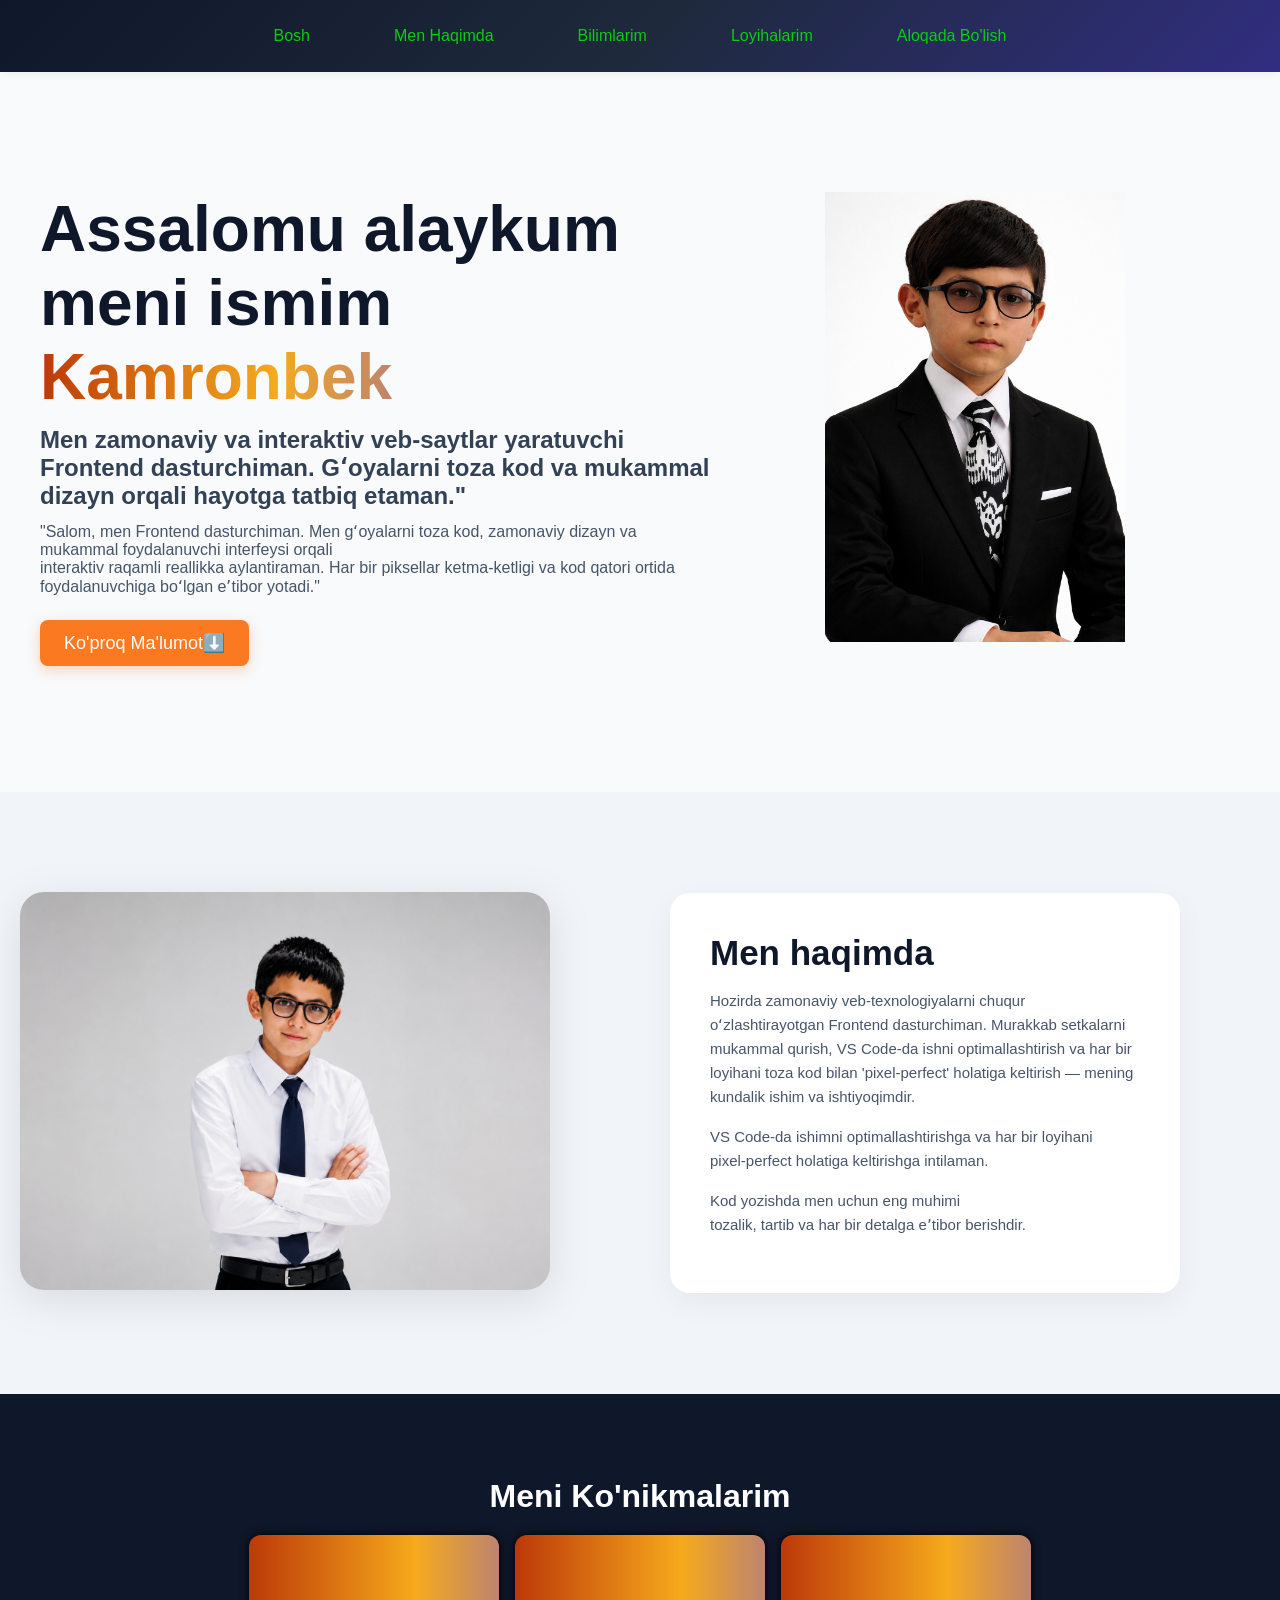
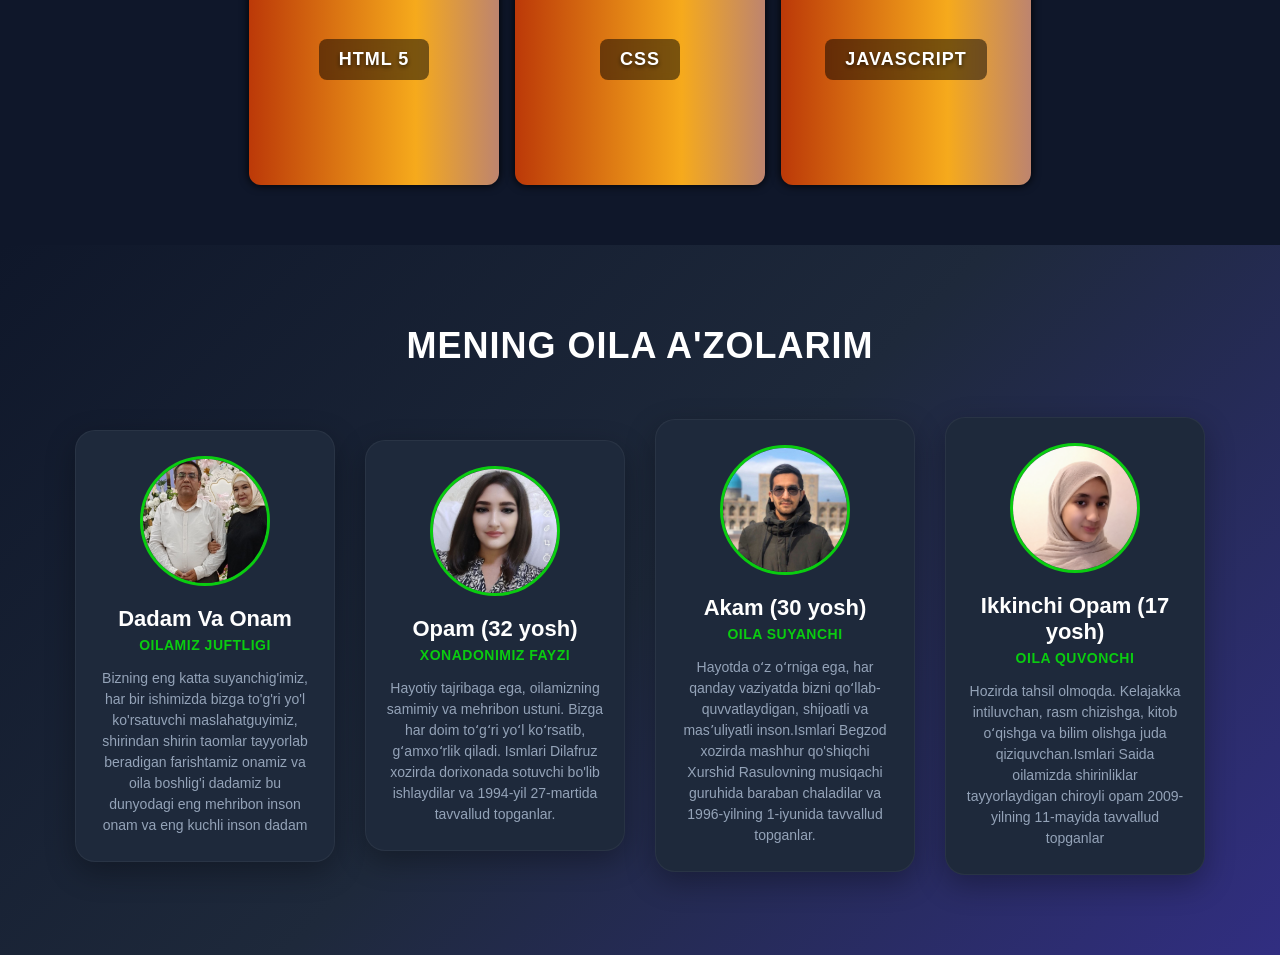
<file: index.html>
<!DOCTYPE html>
<html lang="en">

<head>
    <meta charset="UTF-8">
    <meta name="viewport" content="width=device-width, initial-scale=1.0">
    <title>Portfolio</title>
    <link rel="stylesheet" href="style.css">
</head>

<body>
    <header>
        <nav>
            <ul class="nav-list">
                <li><a class="nav-link" href="#hero">Bosh</a></li>
                <li><a class="nav-link" href="#about">Men Haqimda</a></li>
                <li><a class="nav-link" href="#skills">Bilimlarim</a></li>
                <li><a class="nav-link" href="loyihalarim.html">Loyihalarim</a></li>
                <li><a class="nav-link" href="./contact.html">Aloqada Bo'lish</a></li>
            </ul>
        </nav>
    </header>
    <main>
        <section id="hero" class="hero">
            <div class="container">
                <div class="hero-content">
                    <div class="hero-left">
                        <h1>Assalomu alaykum meni ismim <br> <span>Kamronbek</span></h1>
                        <h2>Men zamonaviy va interaktiv veb-saytlar yaratuvchi Frontend dasturchiman. Gʻoyalarni toza kod va mukammal dizayn orqali hayotga tatbiq etaman."</h2>
                        <p>"Salom, men Frontend dasturchiman. Men gʻoyalarni toza kod, zamonaviy dizayn va mukammal foydalanuvchi interfeysi orqali <br> interaktiv raqamli reallikka aylantiraman. Har bir piksellar ketma-ketligi va kod qatori ortida foydalanuvchiga boʻlgan eʼtibor yotadi."
                        </p>
                        <a href="#about">Ko'proq Ma'lumot⬇️</a>
                    </div>
                    <div class="hero-right">
                        <img src="./images/me.png" alt="">
                    </div>
                </div>
        </section>
        <section id="about" class="about">
            <div class="about-content">
                <div class="about-left">
                    <img src="./images/me2.png" alt="About-chief">
                </div>
                <div class="about-right">
                    <h2>Men haqimda</h2>
                    <p>
                        Hozirda zamonaviy veb-texnologiyalarni chuqur oʻzlashtirayotgan Frontend dasturchiman. Murakkab setkalarni mukammal qurish, VS Code-da ishni optimallashtirish va har bir loyihani toza kod bilan 'pixel-perfect' holatiga keltirish — mening kundalik ishim va ishtiyoqimdir.
                    <p>
                        VS Code-da ishimni optimallashtirishga va har bir loyihani <br> pixel-perfect holatiga
                        keltirishga
                        intilaman.
                    </p>
                    <p>
                        Kod yozishda men uchun eng muhimi <br> tozalik, tartib va har bir detalga eʼtibor berishdir.
                    </p>
                </div>
            </div>
        </section>
        <section id="skills" class="skills">
            <h2 class="skills-title">Meni Ko'nikmalarim</h2>
            <div class="skill-flex">
                <div class="skill-cards">
                    <div class="inner">
                        <div class="oldi">
                            <h2>HTML 5</h2>
                        </div>
                        <div class="orqa">
                            <p>Veb-sahifalarning "skeleti" va strukturasini yaratish. Toza, zamonaviy va mukammal
                                (pixel-perfect) loyihalar uchun barcha turdagi semantik teglardan (header, section,
                                article) unumli foydalanish.</p>
                        </div>
                    </div>
                </div>
                <div class="skill-cards css">
            <div class="inner">
                <div class="oldi css"><h2>CSS</h2></div>
                <div class="orqa"><p>Veb-saytlarga jon bag‘ishlash: murakkab 3D va 2D transformatsiyalar, animatsiyalar, moslashuvchan dizayn (Media Queries) va toza, strukturani buzmaydigan stillar yozish.</p></div>
            </div>
         </div>
         <div class="skill-cards js">
            <div class="inner">
                <div class="oldi"><h2>JAVASCRIPT</h2></div>
                <div class="orqa"><p>Sayt interaktivligi va funksionalligini ta'minlash. Hodisalarni (events) boshqarish, dinamik elementlar yaratish va toza, tushunarli JS kod yozish ko‘nikmasi.</p></div>
            </div>
         </div>
            </div>
        </section>

        <section class="projects">
          <div class="project-cards">
            <div class="project-card">

            </div>
          </div>
        </div>

        </section>
        <section id="family" class="family-section">
            <h2 class="family-title">Mening Oila A'zolarim</h2>
            <div class="family-container">
                
                <div class="family-card">
                    <div class="family-img-box">
                        <img src="./images/ota-onam.png" alt="Dadam">
                    </div>
                    <div class="family-info">
                        <h3>Dadam Va Onam</h3>
                        <p class="role">Oilamiz juftligi</p>
                        <p class="desc">Bizning eng katta suyanchig'imiz, har bir ishimizda bizga to'g'ri yo'l ko'rsatuvchi maslahatguyimiz, shirindan shirin taomlar tayyorlab beradigan farishtamiz onamiz va oila boshlig'i dadamiz bu dunyodagi eng mehribon inson onam va eng kuchli inson dadam</p>
                    </div>
                </div>

                <div class="family-card">
                    <div class="family-img-box">
                        <img src="./images/Opam.png" alt="Onam">
                    </div>
                    <div class="family-info">
                        <h3>Opam (32 yosh)</h3>
                        <p class="role">Xonadonimiz fayzi</p>
                        <p class="desc">Hayotiy tajribaga ega, oilamizning samimiy va mehribon ustuni. Bizga har doim toʻgʻri yoʻl koʻrsatib, gʻamxoʻrlik qiladi. Ismlari Dilafruz xozirda dorixonada sotuvchi bo'lib ishlaydilar va 1994-yil 27-martida tavvallud topganlar.</p>
                    </div>
                </div>

                <div class="family-card">
                    <div class="family-img-box">
                        <img src="./images/Akam.png" alt="Ukam">
                    </div>
                    <div class="family-info">
                        <h3>Akam (30 yosh)</h3>
                        <p class="role">Oila suyanchi</p>
                        <p class="desc">Hayotda oʻz oʻrniga ega, har qanday vaziyatda bizni qoʻllab-quvvatlaydigan, shijoatli va masʼuliyatli inson.Ismlari Begzod xozirda mashhur qo'shiqchi Xurshid Rasulovning musiqachi guruhida baraban chaladilar va 1996-yilning 1-iyunida tavvallud topganlar.</p>
                    </div>
                </div>

                <div class="family-card">
                    <div class="family-img-box">
                        <img src="./images/opam2.png" alt="Singlim">
                    </div>
                    <div class="family-info">
                        <h3>Ikkinchi Opam (17 yosh)</h3>
                        <p class="role">Oila quvonchi</p>
                        <p class="desc">Hozirda tahsil olmoqda. Kelajakka intiluvchan, rasm chizishga, kitob oʻqishga va bilim olishga juda qiziquvchan.Ismlari Saida oilamizda shirinliklar tayyorlaydigan chiroyli opam 2009-yilning 11-mayida tavvallud topganlar</p>
                    </div>
                </div>

            </div>
        </section>
    </main>
</body>

</html>
</file>
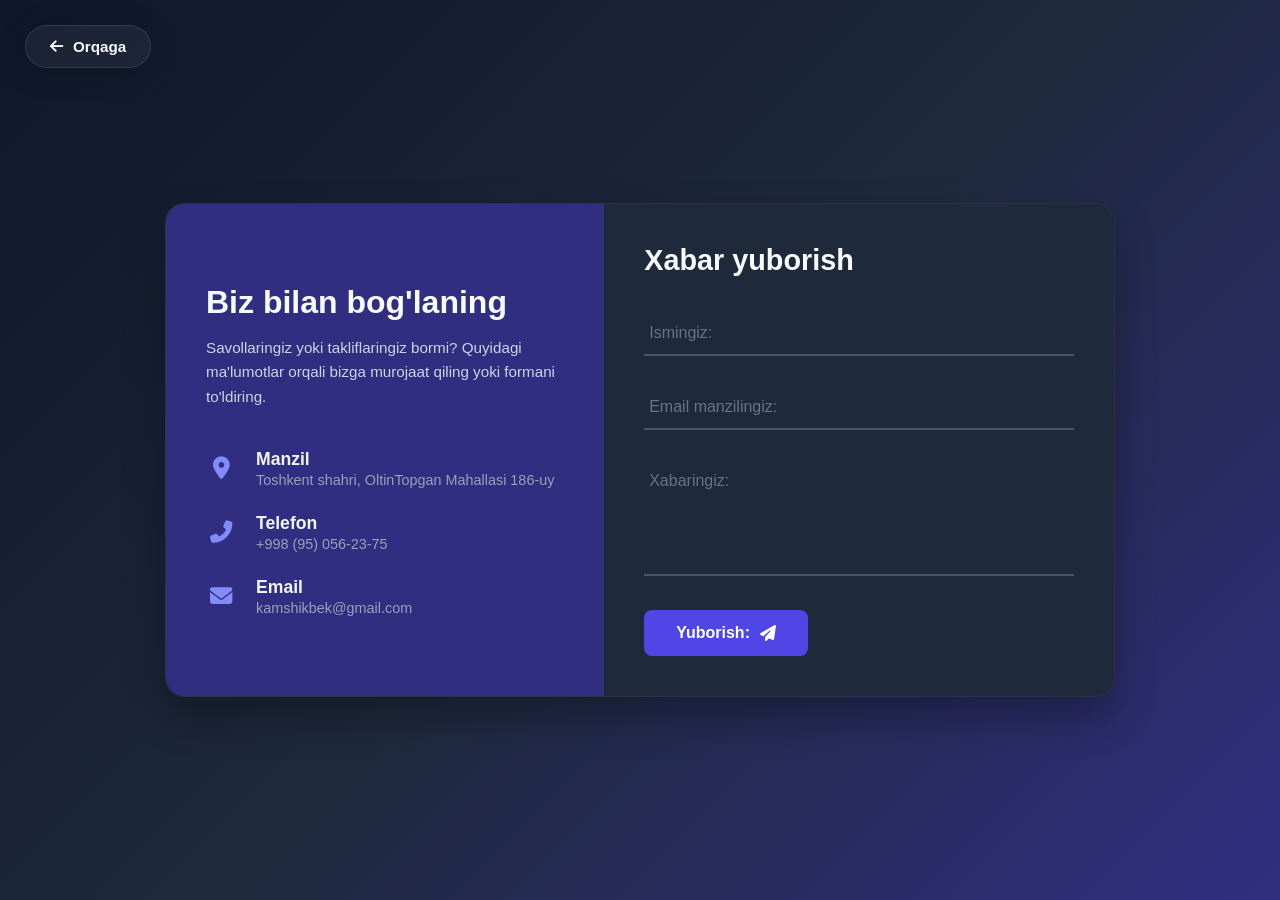
<file: contact.html>
<!DOCTYPE html>
<html lang="uz">
<head>
    <meta charset="UTF-8">
    <meta name="viewport" content="width=device-width, initial-scale=1.0">
    <title>Biz bilan aloqa</title>
    <link rel="stylesheet" href="./contact.css">
    <link rel="stylesheet" href="https://cdnjs.cloudflare.com/ajax/libs/font-awesome/6.4.0/css/all.min.css">
</head>
<body>

    <a href="./loyihalarim.html" class="back-btn">
        <i class="fas fa-arrow-left"></i> Orqaga
    </a>

    <div class="contact-container">
        <div class="contact-info">
            <h2>Biz bilan bog'laning</h2>
            <p class="info-text">Savollaringiz yoki takliflaringiz bormi? Quyidagi ma'lumotlar orqali bizga murojaat qiling yoki formani to'ldiring.</p>
            
            <div class="details">
                <div class="detail-item">
                    <i class="fas fa-map-marker-alt"></i>
                    <div>
                        <h3>Manzil</h3>
                        <p>Toshkent shahri, OltinTopgan Mahallasi 186-uy</p>
                    </div>
                </div>
                <div class="detail-item">
                    <i class="fas fa-phone-alt"></i>
                    <div>
                        <h3>Telefon</h3>
                        <p>+998 (95) 056-23-75</p>
                    </div>
                </div>
                <div class="detail-item">
                    <i class="fas fa-envelope"></i>
                    <div>
                        <h3>Email</h3>
                        <p>kamshikbek@gmail.com</p>
                    </div>
                </div>
            </div>
        </div>

        <div class="contact-form-box">
            <h2>Xabar yuborish</h2>
            <form action="#" method="POST">
                <div class="input-group">
                    <input type="text" id="name" required placeholder=" ">
                    <label for="name">Ismingiz:</label>
                </div>
                <div class="input-group">
                    <input type="email" id="email" required placeholder=" ">
                    <label for="email">Email manzilingiz:</label>
                </div>
                <div class="input-group">
                    <textarea id="message" rows="5" required placeholder=" "></textarea>
                    <label for="message">Xabaringiz:</label>
                </div>
                <button type="submit" class="submit-btn">Yuborish:<i class="fas fa-paper-plane"></i></button>
            </form>
        </div>
    </div>

</body>
</html>
</file>
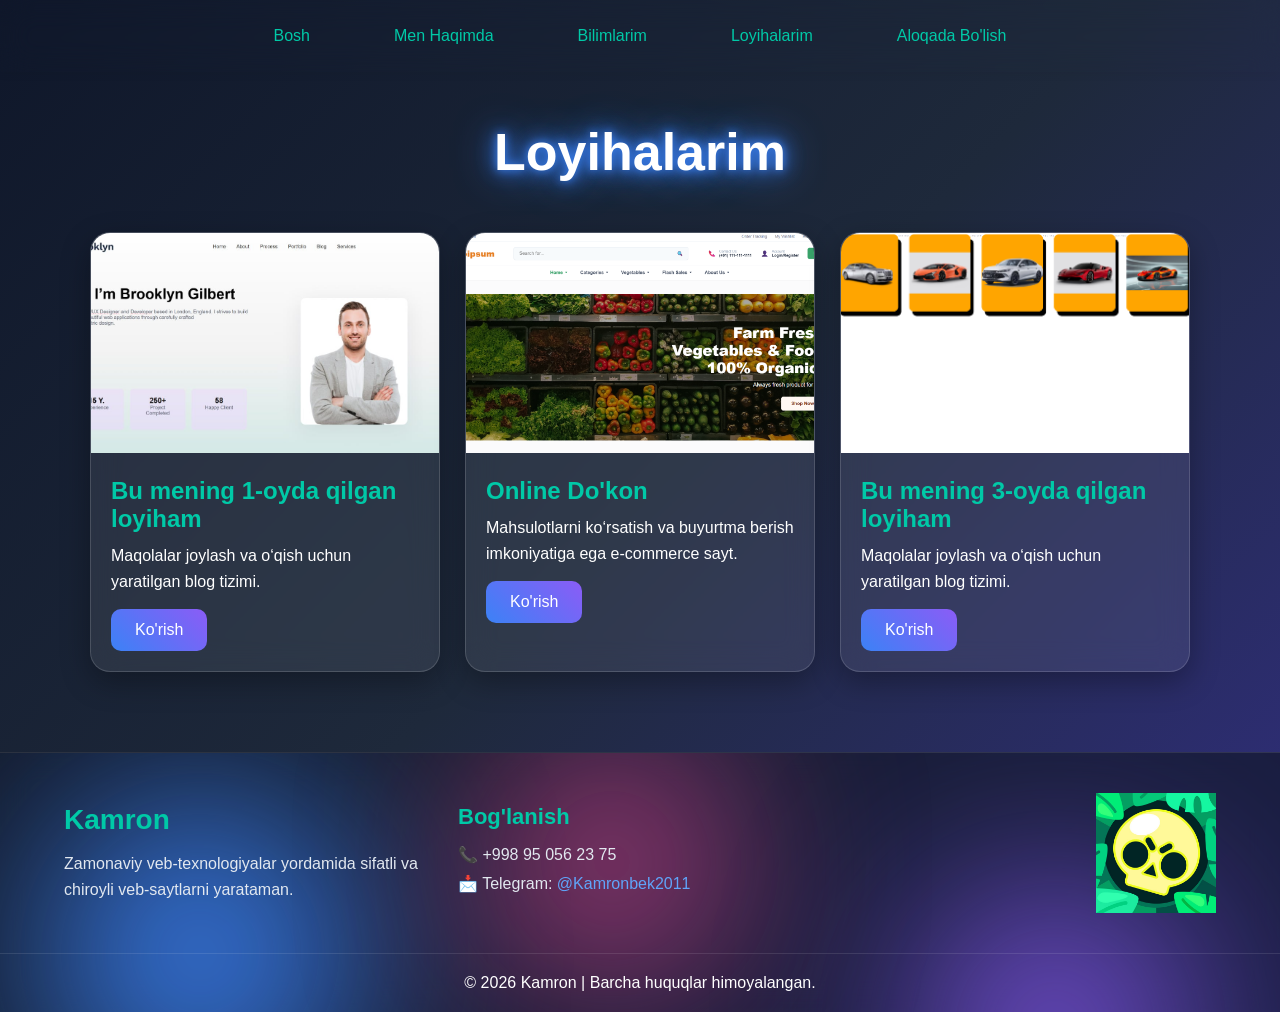
<file: loyihalarim.html>
<!DOCTYPE html>
<html lang="en">
<head>
    <meta charset="UTF-8">
    <meta name="viewport" content="width=device-width, initial-scale=1.0">
    <title>Loyihalarim</title>
    <link rel="stylesheet" href="loyihalarim.css">
</head>
<body>
  
   <header>
        <nav>
            <ul class="nav-list">
                <li><a class="nav-link" href="./index.html">Bosh</a></li>
                <li><a class="nav-link" href="./index.html">Men Haqimda</a></li>
                <li><a class="nav-link" href="./index.html">Bilimlarim</a></li>
                <li><a class="nav-link" href="./index.html">Loyihalarim</a></li>
                <li><a class="nav-link" href="./contact.html">Aloqada Bo'lish</a></li>
            </ul>
        </nav>
    </header>

    <section class="projects">
        <h1>Loyihalarim</h1>

        <div class="cards">

            <div class="card">
                <img src="./images/1-oyloyiha.png" alt="Loyiha 1">
                <div class="card-content">
                    <h2>Bu mening 1-oyda qilgan loyiham</h2>
                    <p>Maqolalar joylash va o‘qish uchun yaratilgan blog tizimi.</p>
                    <a href="#">Ko'rish</a>
                </div>
            </div>

            <div class="card">
                <img src="./images/portfolio.png" alt="Loyiha 2">
                <div class="card-content">
                    <h2>Online Do'kon</h2>
                    <p>Mahsulotlarni ko‘rsatish va buyurtma berish imkoniyatiga ega e-commerce sayt.</p>
                    <a href="https://loyihakamrron.netlify.app/">Ko'rish</a>
                </div>
            </div>

            <div class="card">
                <img src="./images/sahifam.png" alt="Loyiha 3">
                <div class="card-content">
                    <h2>Bu mening 3-oyda qilgan loyiham</h2>
                    <p>Maqolalar joylash va o‘qish uchun yaratilgan blog tizimi.</p>
                    <a href="#">Ko'rish</a>
                </div>
            </div>
            
</section>

<footer>
    <div class="footer-container">
        <div class="footer-info">
            <h2>Kamron</h2>
            <p>Zamonaviy veb-texnologiyalar yordamida sifatli va chiroyli veb-saytlarni yarataman.</p>
        </div>

        <div class="footer-contact">
            <h3>Bog'lanish</h3>
            <p>📞 +998 95 056 23 75</p>
            <p>📩 Telegram: <a href="https://t.me/username" target="_blank">@Kamronbek2011</a></p>
        </div>

        <div class="footer-logo">
            <img src="./images/brawl-stars-logo.png" alt="Brawl Stars Logo">
        </div>
    </div>

    <div class="footer-bottom">
        <p>&copy; 2026 Kamron | Barcha huquqlar himoyalangan.</p>
    </div>

    <div class="bg-circle circle1"></div>
    <div class="bg-circle circle2"></div>
    <div class="bg-circle circle3"></div>
</footer>

</body>
</html>
</file>
<file: style.css>
* {
  margin: 0;
  padding: 0;
  box-sizing: border-box;
  font-family: sans-serif;
}
header {
  background-color: #f8fafc;
  box-shadow: 0 2px 10px rgba(0, 0, 0, 0.05);
  position: sticky;
  top: 0;
  z-index: 100;
}
html {
  scroll-behavior: smooth;
}

.nav-list {
  display: flex;
  gap: 36px;
  list-style: none;
  justify-content: center;
  padding: 15px 50px;
    background: linear-gradient(
        135deg,
        #0f172a,
        #1e293b,
        #312e81
    );
}

.nav-link {
  display: inline-block;
  text-decoration: none;
  background-color: transparent;
  color: #0acc10;
  padding: 12px 24px;
  border-radius: 8px;
  transition: 0.3s;
}

.nav-link:hover {
  background-color: #f1f5f9;
  color: #3801b8;
}

.nav-link:active {
  background-color: #e2e8f0;
  transform: scale(0.95);
}

.container {
  max-width: 1200px;
  margin: 0 auto;
  width: 100%;
}
nav img {
  width: 50px;
  height: auto;
}
h1 {
  font-size: 64px;
  color: #0f172a;
}
h1 span {
  background: linear-gradient(
    to right,
    #bc3908,
    #f6aa1c,
    #845ec2,
    #845ec2,
    #00c9a7,
    #3c859e,
    #0900ff
  );
  background-clip: text;
  background-size: 400% 400%;
  -webkit-text-fill-color: transparent;
  animation: move 8s linear infinite;
}
.hero {
  min-height: 80vh;
  background-color: #f8fafc;
  display: flex;
  align-items: flex-start;
  padding-top: 120px;
}
.hero-left {
  display: flex;
  flex-direction: column;
  justify-content: center;
  max-width: 700px;
  gap: 12px;
}

.hero-left p {
  color: #475569;
}

.hero-left h2 {
  color: #334155;
}

.hero-left a {
  padding: 12px 24px;
  background-color: #fa7921;
  box-shadow: 0 4px 14px rgba(250, 121, 33, 0.3);
  color: white;
  border-radius: 8px;
  margin-top: 12px;
  width: fit-content;
  text-decoration: none;
  border: none;
  font-size: 18px;
  transition: 0.3s;
  cursor: pointer;
}
.hero-left a:hover {
  background-color: #f6aa1c;
}
.hero-left a:active {
  background-color: #bc3908;
  transform: scale(0.95);
}

.hero-content {
  display: flex;
  justify-content: space-between;
}

.hero-right img {
  width: 530px;
  height: 450px;
  object-fit: contain;
}

.about {
  background-color: #f1f5f9;
  padding: 100px 0;
}
.about-content {
  display: flex;
  justify-content: center;
  align-items: center;
  gap: 120px;
  max-width: 1200px;
  padding: 0 20px;
}

.about-left img {
  width: 530px;
  height: 450px;
  filter: drop-shadow(0 10px 20px rgba(0, 0, 0, 0.1));
  height: auto;
  transition: 0.5s;
  border-radius: 24px;
}

.about-right {
  display: flex;
  flex-direction: column;
  gap: 16px;
  max-width: 650px;
  height: 400px;
  padding: 40px;
  background-color: #ffffff;
  box-shadow: 0 10px 30px rgba(0, 0, 0, 0.05);
  border-radius: 20px;
  transition: transform 0.3s;
}

.about-right:hover {
  transform: scale(1.05);
  color: #fff;
}

.about-right h2 {
  font-size: 35px;
  color: #0f172a;
}

.about-left img:hover {
  transform: scale(1.05) translateY(-5px);
}

.about-right p {
  font-size: 15px;
  line-height: 1.6;
  color: #475569;
  font-weight: 200px;
}

.skills-title {
  margin-top: 24px;
  margin-bottom: 20px;
  color: #ffffff;
  font-size: 32px;
}

.skills {
  text-align: center;
  display: flex;
  padding: 60px 20px;
  flex-direction: column;
  background-color: #0f172a;
  align-items: center;
}

.skill-cards {
  width: 250px;
  height: 250px;
  perspective: 1000px;
}

.inner {
  width: 100%;
  height: 100%;
  transition: 1s;
  transform-style: preserve-3d;
  position: relative;
}

.skill-cards:hover .inner {
  transform: rotateY(180deg);
}

.oldi,
.orqa {
  width: 100%;
  height: 100%;
  box-shadow: 0 0 10px black;
  position: absolute;
  backface-visibility: hidden;
  display: flex;
  align-items: center;
  padding: 20px;
  border-radius: 12px;
  justify-content: center;
  color: #7a9b76;
  font-size: 12px;
}
.oldi {
  animation: move 8s linear infinite;
  background: linear-gradient(
    to right,
    #bc3908,
    #f6aa1c,
    #845ec2,
    #845ec2,
    #00c9a7,
    #3c859e,
    #0900ff
  );
  background-size: 400% 400%;

  transform: rotateY(0deg);
}


.orqa {
  transform: rotateY(180deg);
  color: #334155;
  background-color: #ffffff;
  font-size: 15px;
  line-height: 1.4;
}

.skill-flex {
  display: flex;
  gap: 16px;
}

.oldi h2 {
  color: #ffffff;
  font-weight: bold;
  text-transform: uppercase;
  letter-spacing: 1px;
  background: rgba(0, 0, 0, 0.5);
  padding: 10px 20px;
  border-radius: 8px;
  backdrop-filter: blur(4px);
  text-shadow: 0 2px 4px rgba(0, 0, 0, 0.6);
}


@keyframes move {
  0% { background-position: 0% 50%; }
  50% { background-position: 100% 50%; }
  100% { background-position: 0% 50%; }
}
.family-section {
  padding: 80px 20px;
  background: linear-gradient(135deg, #0f172a, #1e293b, #312e81); 
  text-align: center;
  width: 100%;
}

.family-title {
  font-size: 36px;
  color: #ffffff;
  margin-bottom: 50px;
  position: relative;
  text-transform: uppercase;
  letter-spacing: 1px;
}

.family-container {
  display: flex;
  justify-content: center;
  align-items: center;
  gap: 30px;
  max-width: 1200px;
  margin: 0 auto;
  flex-wrap: wrap; 
}

.family-card {
  background: #1e293b;
  border-radius: 20px;
  width: 260px;
  padding: 25px 20px;
  box-shadow: 0 10px 30px rgba(0, 0, 0, 0.3);
  border: 1px solid rgba(255, 255, 255, 0.05);
  transition: all 0.4s ease;
  text-align: center;
}

.family-img-box {
  width: 130px;
  height: 130px;
  margin: 0 auto 20px;
  border-radius: 50%;
  overflow: hidden;
  border: 3px solid #0acc10; 
  transition: transform 0.4s ease;
}

.family-img-box img {
  width: 100%;
  height: 100%;
  object-fit: cover; 
}

.family-info h3 {
  color: #ffffff;
  font-size: 22px;
  margin-bottom: 5px;
}

.family-info .role {
  color: #0acc10; 
  font-size: 14px;
  font-weight: 600;
  margin-bottom: 15px;
  text-transform: uppercase;
  letter-spacing: 0.5px;
}

.family-info .desc {
  color: #94a3b8;
  font-size: 14px;
  line-height: 1.5;
}

.family-card:hover {
  transform: translateY(-12px); 
  border-color: #818cf8; 
  box-shadow: 0 15px 35px rgba(129, 140, 248, 0.25);
}

.family-card:hover .family-img-box {
  transform: scale(1.08);
  border-color: #818cf8;
}
</file>
<file: contact.css>
* {
    margin: 0;
    padding: 0;
    box-sizing: border-box;
    font-family: 'Segoe UI', Tahoma, Geneva, Verdana, sans-serif;
}

body {
    background: linear-gradient(
        135deg,
        #0f172a,
        #1e293b,
        #312e81
    );
    min-height: 100vh;
    display: flex;
    justify-content: center;
    align-items: center;
    padding: 20px;
    position: relative;
}

.back-btn {
    position: absolute;
    top: 25px;
    left: 25px;
    display: inline-flex;
    align-items: center;
    gap: 10px;
    padding: 12px 24px;
    background: rgba(255, 255, 255, 0.05); 
    color: #f8fafc;
    text-decoration: none;
    font-weight: 600;
    font-size: 0.95rem;
    border-radius: 30px;
    border: 1px solid rgba(255, 255, 255, 0.1);
    backdrop-filter: blur(10px); 
    box-shadow: 0 4px 30px rgba(0, 0, 0, 0.2);
    transition: all 0.3s cubic-bezier(0.4, 0, 0.2, 1);
}

.back-btn:hover {
    background: #6366f1; 
    color: #ffffff;
    transform: scale(1.1); 
    border-color: #818cf8;
    box-shadow: 0 0 20px rgba(99, 102, 241, 0.5); 
}

.back-btn:active {
    transform: scale(0.95);
}

.contact-container {
    background: #1e293b; 
    width: 100%;
    max-width: 950px;
    border-radius: 20px;
    box-shadow: 0 20px 40px rgba(0, 0, 0, 0.3);
    display: flex;
    overflow: hidden;
    border: 1px solid rgba(255, 255, 255, 0.05);
}

.contact-info {
    background: #312e81; 
    color: #fff;
    padding: 40px;
    flex: 1;
    display: flex;
    flex-direction: column;
    justify-content: center;
}

.contact-info h2 {
    font-size: 2rem;
    margin-bottom: 15px;
    color: #f8fafc;
}

.info-text {
    font-size: 0.95rem;
    color: #cbd5e1;
    line-height: 1.6;
    margin-bottom: 40px;
}

.details {
    display: flex;
    flex-direction: column;
    gap: 25px;
}

.detail-item {
    display: flex;
    align-items: center;
    gap: 20px;
}

.detail-item i {
    font-size: 1.4rem;
    color: #818cf8; 
    width: 30px;
    text-align: center;
}

.detail-item h3 {
    font-size: 1.1rem;
    margin-bottom: 2px;
    color: #f1f5f9;
}

.detail-item p {
    font-size: 0.9rem;
    color: #94a3b8;
}

.contact-form-box {
    padding: 40px;
    flex: 1.2;
    background: #1e293b;
}

.contact-form-box h2 {
    color: #f8fafc;
    margin-bottom: 35px;
    font-size: 1.8rem;
}

.input-group {
    position: relative;
    margin-bottom: 30px;
}

.input-group input, 
.input-group textarea {
    width: 100%;
    padding: 12px 5px;
    border: none;
    border-bottom: 2px solid #475569;
    background: transparent;
    outline: none;
    font-size: 1rem;
    color: #f8fafc; 
    transition: border-color 0.3s;
    resize: none;
}

.input-group label {
    position: absolute;
    left: 5px;
    top: 12px;
    color: #64748b;
    font-size: 1rem;
    pointer-events: none;
    transition: 0.3s ease all;
}

.input-group input:focus ~ label,
.input-group input:not(:placeholder-shown) ~ label,
.input-group textarea:focus ~ label,
.input-group textarea:not(:placeholder-shown) ~ label {
    top: -12px;
    font-size: 0.85rem;
    color: #818cf8;
    font-weight: 600;
}

.input-group input:focus, 
.input-group textarea:focus {
    border-bottom-color: #818cf8;
}

.submit-btn {
    background: #4f46e5;
    color: white;
    border: none;
    padding: 14px 32px;
    font-size: 1rem;
    font-weight: 600;
    border-radius: 8px;
    cursor: pointer;
    display: flex;
    align-items: center;
    gap: 10px;
    transition: background 0.3s, transform 0.2s, box-shadow 0.3s;
}

.submit-btn:hover {
    background: #6366f1;
    transform: translateY(-2px);
    box-shadow: 0 5px 15px rgba(99, 102, 241, 0.4);
}

.submit-btn:active {
    transform: translateY(0);
}

@media (max-width: 768px) {
    body {
        padding-top: 90px; 
    }
    .contact-container {
        flex-direction: column;
    }
    .contact-info, .contact-form-box {
        padding: 30px;
    }
    .back-btn {
        top: 20px;
        left: 20px;
    }
}
</file>
<file: loyihalarim.css>
* {
    margin: 0;
    padding: 0;
    box-sizing: border-box;
    font-family: Arial, sans-serif;
}

body {
    background: #f4f6f9;
}
header {
 backdrop-filter: blur(15px);
  box-shadow: 0 2px 10px rgba(0, 0, 0, 0.05);
  position: sticky;
  top: 0;
  z-index: 100;
}
html {
  scroll-behavior: smooth;
}

.nav-list {
  display: flex;
  gap: 36px;
  list-style: none;
  justify-content: center;
  padding: 15px 50px;
  backdrop-filter: blur(15p);
}

.nav-link {
  display: inline-block;
  text-decoration: none;
  background-color: transparent;
  color: #000000;
  padding: 12px 24px;
  border-radius: 8px;
  transition: 0.3s;
}

.nav-link:hover {
  background-color: #f1f5f9;
  color: #3801b8;
}

.nav-link:active {
  background-color: #e2e8f0;
  transform: scale(0.95);
}
nav img {
  width: 50px;
  height: auto;
}


.projects {
    width: 90%;
    max-width: 1200px;
    margin: 50px auto;
}

.projects h1 {
    text-align: center;
    margin-bottom: 40px;
    font-size: 42px;
    color: #222;
}

.cards {
    display: flex;
    gap: 25px;
    justify-content: center;
    flex-wrap: wrap;
}

.card {
    width: 350px;
    background: #fff;
    border-radius: 15px;
    overflow: hidden;
    box-shadow: 0 5px 20px rgba(0,0,0,0.1);
    transition: 0.3s;
}

.card:hover {
    transform: translateY(-10px);
}

.card img {
    width: 100%;
    height: 220px;
    object-fit: cover;
}

.card-content {
    padding: 20px;
}

.card-content h2 {
    margin-bottom: 10px;
    color: #333;
}

.card-content p {
    color: #666;
    line-height: 1.6;
    margin-bottom: 15px;
}

.card-content a {
    display: inline-block;
    text-decoration: none;
    background: #007bff;
    color: white;
    padding: 10px 18px;
    border-radius: 8px;
    transition: 0.3s;
}

.card-content a:hover {
    background: #0056b3;
}

@media (max-width: 768px) {
    .card {
        width: 100%;
    }
}
footer {
    background: #1f2937;
    color: white;
    margin-top: 50px;
    animation: fadeUp 1s ease;
}

.footer-info,
.footer-contact,
.footer-logo {
    transition: all 0.4s ease;
}

.footer-info p:hover{
  color:#fbbf24; ;
  transform: scale(1.15)
}
.footer-info p {
  transition: 0.3s;
}
.footer-info{
  transition: 0.3s;

}

.footer-info:hover{
  transform: translateY(-8px);
}

.footer-contact:hover {
    transform: translateY(-8px);
}

.footer-logo img {
    width: 120px;
    transition: all 0.5s ease;
    animation: float 3s ease-in-out infinite;
}

.footer-logo img:hover {
    transform: scale(1.15) rotate(10deg);
}
.nav-link{
  color: #00c9a7;
}

.footer-contact a {
    color: #60a5fa;
    text-decoration: none;
    transition: 0.3s;
}

.footer-contact a:hover {
    color: #fbbf24;
    letter-spacing: 1px;
}

.footer-bottom p {
    transition: 0.3s;
}

.footer-bottom p:hover {
    color: #fbbf24;
    transform: scale(1.15)
}

@keyframes float {
    0% {
        transform: translateY(0px);
    }
    50% {
        transform: translateY(-12px);
    }
    100% {
        transform: translateY(0px);
    }
}

@keyframes fadeUp {
    from {
        opacity: 0;
        transform: translateY(50px);
    }
    to {
        opacity: 1;
        transform: translateY(0);
    }
}

.footer-contact p {
    opacity: 0;
    animation: slideIn 0.8s forwards;
}

.footer-contact p:nth-child(2) {
    animation-delay: 0.3s;
}

.footer-contact p:nth-child(3) {
    animation-delay: 0.6s;
}

@keyframes slideIn {
    from {
        opacity: 0;
        transform: translateX(-25px);
    }
    to {
        opacity: 1;
        transform: translateX(0);
    }
}
body {
    font-family: Arial, sans-serif;
    min-height: 100vh;
    background: linear-gradient(
        135deg,
        #0f172a,
        #1e293b,
        #312e81
    );
    overflow-x: hidden;
    position: relative;
}
.bg-circle {
    position: fixed;
    border-radius: 50%;
    filter: blur(100px);
    z-index: -1;
}

.circle1 {
    width: 300px;
    height: 300px;
    background: #3b82f6;
    top: 50px;
    left: 50px;
    animation: move1 12s infinite alternate;
}

.circle2 {
    width: 250px;
    height: 250px;
    background: #8b5cf6;
    right: 100px;
    top: 150px;
    animation: move2 10s infinite alternate;
}

.circle3 {
    width: 200px;
    height: 200px;
    background: #ec4899;
    bottom: 50px;
    left: 40%;
    animation: move3 14s infinite alternate;
}

@keyframes move1 {
    from { transform: translate(0,0); }
    to { transform: translate(100px,80px); }
}

@keyframes move2 {
    from { transform: translate(0,0); }
    to { transform: translate(-120px,100px); }
}

@keyframes move3 {
    from { transform: translate(0,0); }
    to { transform: translate(80px,-100px); }
}
.card {
    width: 350px;
    background: rgba(255,255,255,0.08);
    backdrop-filter: blur(15px);
    border: 1px solid rgba(255,255,255,0.15);
    border-radius: 20px;
    overflow: hidden;
    color: white;
    transition: 0.4s;
    box-shadow: 0 10px 30px rgba(0,0,0,0.3);
}
.card h2{
  color: #00c9a7;
}


.card p{
  color: #FFFFFF;
}
.card:hover {
    transform: translateY(-15px) scale(1.03);
    box-shadow: 0 20px 40px rgba(59,130,246,0.4);
}
.projects h1 {
    text-align: center;
    font-size: 52px;
    margin-bottom: 50px;
    color: white;
    text-shadow:
        0 0 10px #3b82f6,
        0 0 20px #3b82f6,
        0 0 40px #3b82f6;
}
.card-content a {
    display: inline-block;
    padding: 12px 24px;
    border-radius: 10px;
    text-decoration: none;
    color: white;
    background: linear-gradient(
        45deg,
        #3b82f6,
        #8b5cf6
    );
    transition: 0.4s;
}

.card-content a:hover {
    transform: scale(1.1);
    box-shadow: 0 0 20px #8b5cf6;
}
footer {
    background: rgba(17,24,39,0.7);
    backdrop-filter: blur(15px);
    border-top: 1px solid rgba(255,255,255,0.1);
}
footer {
    background: rgba(17, 24, 39, 0.65);
    backdrop-filter: blur(15px);
    -webkit-backdrop-filter: blur(15px);
    border-top: 1px solid rgba(255, 255, 255, 0.1);
    padding: 40px 0 20px 0;
    margin-top: 80px;
    position: relative;
    overflow: hidden;
    color: white;
    animation: fadeUp 1s ease;
}

.footer-container {
    width: 90%;
    max-width: 1200px;
    margin: 0 auto;
    display: flex;
    justify-content: space-between;
    align-items: center;
    flex-wrap: wrap;
    gap: 30px;
}

.footer-info {
    flex: 1;
    min-width: 250px;
}

.footer-info h2 {
    color: #00c9a7;
    margin-bottom: 15px;
    font-size: 28px;
}

.footer-info p {
    color: #e2e8f0;
    line-height: 1.6;
}

.footer-contact {
    flex: 1;
    min-width: 250px;
}

.footer-contact h3 {
    color: #00c9a7;
    margin-bottom: 15px;
    font-size: 22px;
}

.footer-contact p {
    margin-bottom: 10px;
    color: #e2e8f0;
}

.footer-logo {
    flex: 1;
    min-width: 200px;
    display: flex;
    justify-content: flex-end;
}

.back-btn {
    display: block;
    margin: 40px auto 0 auto;
    padding: 12px 30px;
    background: linear-gradient(45deg, #3b82f6, #8b5cf6);
    color: white;
    border: none;
    border-radius: 10px;
    cursor: pointer;
    font-size: 16px;
    font-weight: bold;
    transition: 0.3s;
}

.back-btn:hover {
    transform: scale(1.05);
    box-shadow: 0 0 15px rgba(139, 92, 246, 0.6);
}

.footer-bottom {
    text-align: center;
    margin-top: 40px;
    padding-top: 20px;
    border-top: 1px solid rgba(255, 255, 255, 0.1);
    width: 100%;
}

@media (max-width: 768px) {
    .footer-container {
        flex-direction: column;
        text-align: center;
    }
    .footer-logo {
        justify-content: center;
    }
}
</file>
